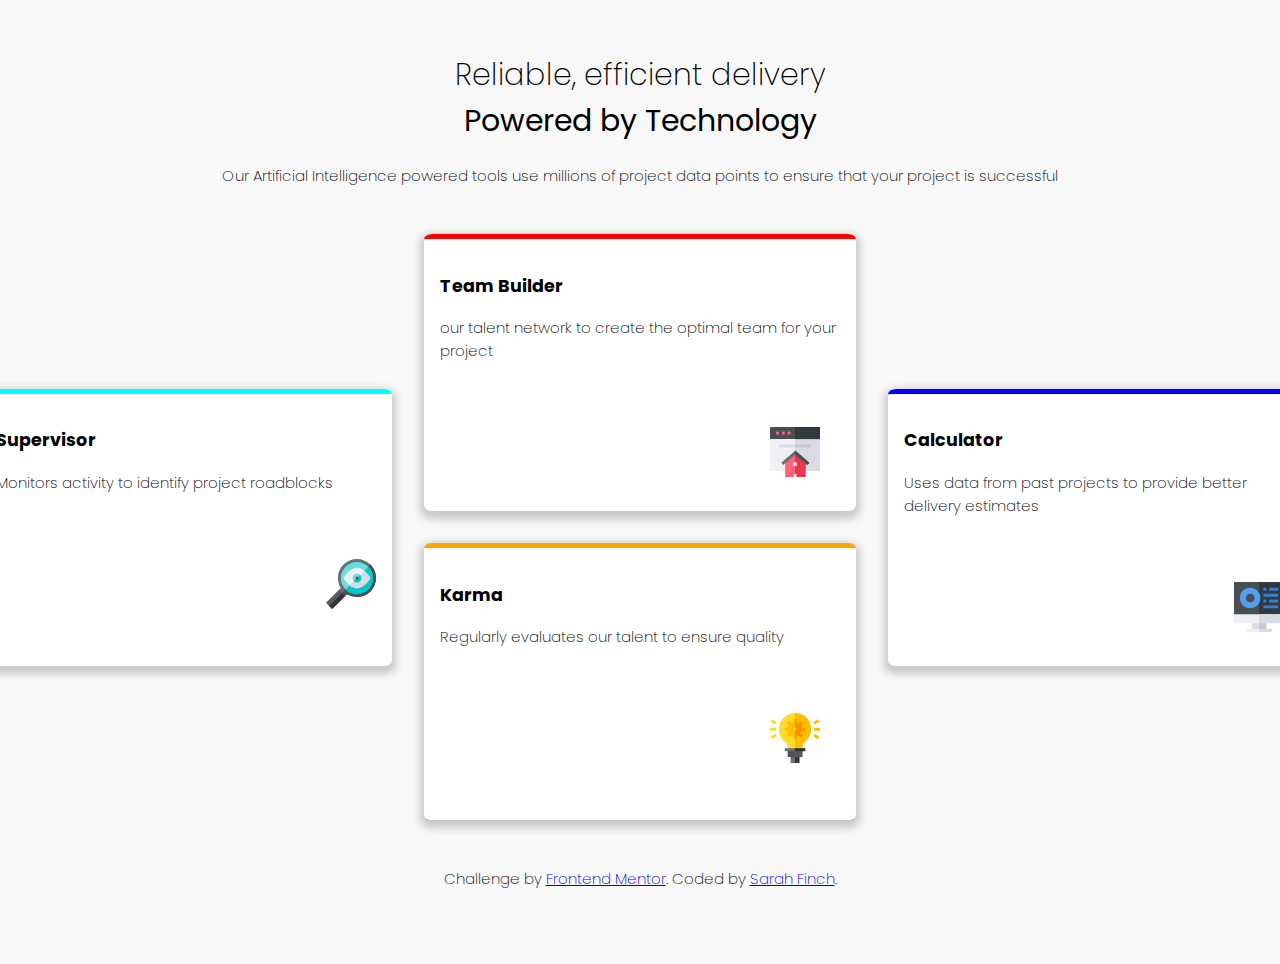
<file: index.html>
<!DOCTYPE html>
<html lang="en">
<head>
  <meta charset="UTF-8">
  <meta name="viewport" content="width=device-width, initial-scale=1.0"> <!-- displays site properly based on user's device -->

  <link rel="icon" type="image/png" sizes="32x32" href="./images/favicon-32x32.png">
  <link href="https://fonts.googleapis.com/css2?family=Poppins:wght@200;400;600&display=swap" rel="stylesheet" />
  <link rel="stylesheet" type="text/css" href="css/styles.css" />
  <title>Frontend Mentor | Four card feature section</title>

</head>
<body>

  <h1 id="title">Reliable, efficient delivery
  <br><strong>Powered by Technology
  </strong></h1>

  <p id="intro-text">Our Artificial Intelligence powered tools use millions of project data points
  to ensure that your project is successful</p>
<div class="card-container">
<div class="card supervisor-card">
  <h3>Supervisor</h3>
  Monitors activity to identify project roadblocks
  <p>
  <img class="img" src="images/icon-supervisor.svg" alt="Supervisor icon" height="50" width="50">
  </p>
</div>
<div class="middle-cards">
<div class="card team-card">
  <h3>Team Builder</h3>
  our talent network to create the optimal team for your project
  <p>
  <img class="img" src="images/icon-team-builder.svg" alt="Team Builder icon" height="50" width="50">
  </p>
</div>


<div class="card karma-card">
  <h3>Karma</h3>
  Regularly evaluates our talent to ensure quality
  <p>
  <img class="img" src="images/icon-karma.svg" alt="Karma icon" height="50" width="50">
  </p>
</div>
</div>
<div class="card calculator-card">
  <h3>Calculator</h3>
  Uses data from past projects to provide better delivery estimates
  <p>
  <img class="img"src="images/icon-calculator.svg" alt="Calculator icon" height="50" width="50">
  </p>
</div>
</div>
  <footer>
    <p class="attribution">
      Challenge by <a href="https://www.frontendmentor.io?ref=challenge" target="_blank">Frontend Mentor</a>.
      Coded by <a href="#">Sarah Finch</a>.
  </p>
  </footer>
</body>
</html>
</file>
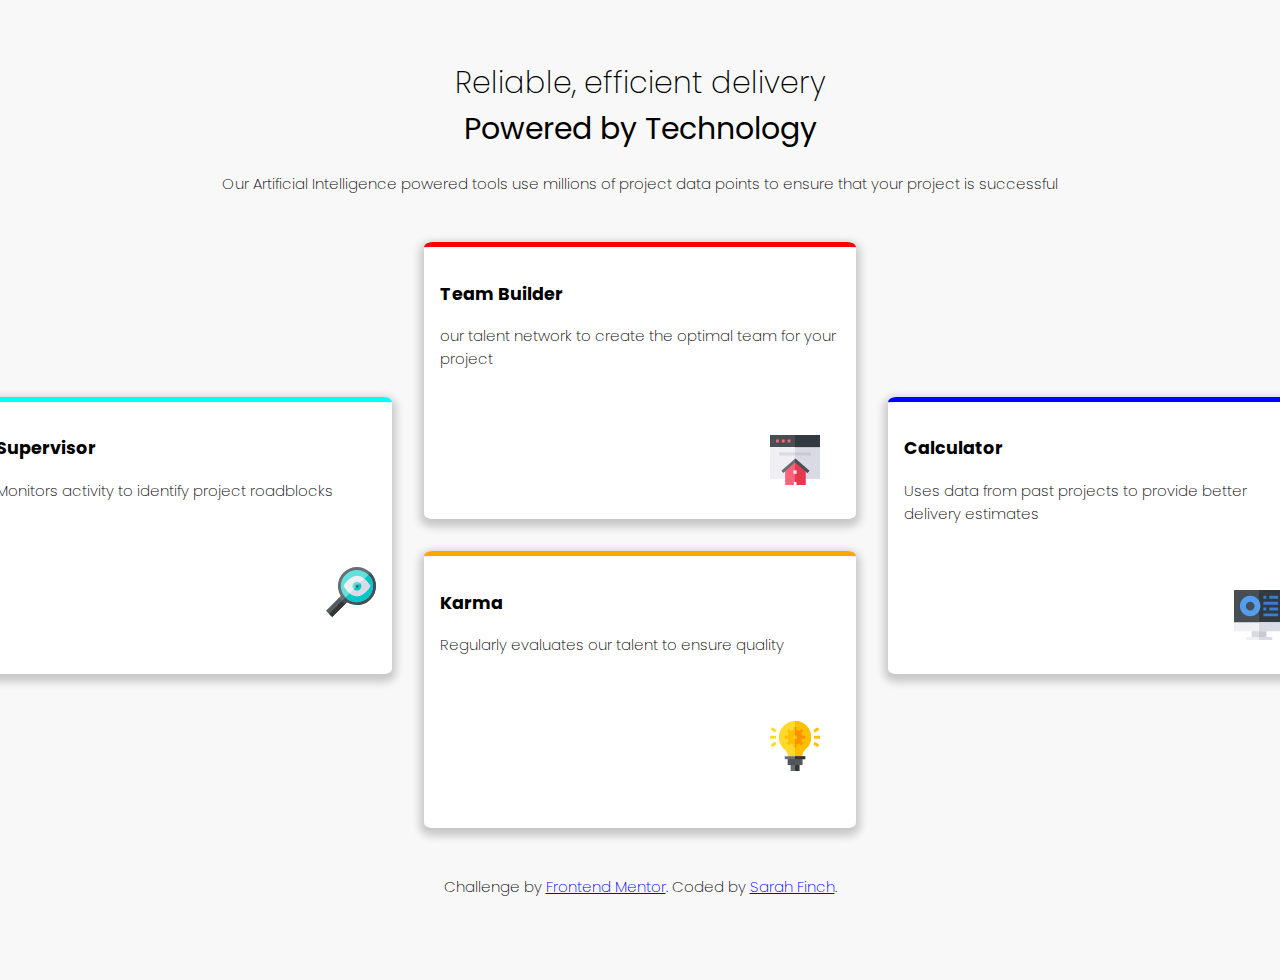
<file: four-card-feature/index.html>
<!DOCTYPE html>
<html lang="en">
<head>
  <meta charset="UTF-8">
  <meta name="viewport" content="width=device-width, initial-scale=1.0"> <!-- displays site properly based on user's device -->

  <link rel="icon" type="image/png" sizes="32x32" href="./images/favicon-32x32.png">
  <link href="https://fonts.googleapis.com/css2?family=Poppins:wght@200;400;600&display=swap" rel="stylesheet" />
  <link rel="stylesheet" type="text/css" href="css/styles.css" />
  <title>Frontend Mentor | Four card feature section</title>

</head>
<body>

  <h1 id="title">Reliable, efficient delivery
  <br><strong>Powered by Technology
  </strong></h1>

  <p id="intro-text">Our Artificial Intelligence powered tools use millions of project data points
  to ensure that your project is successful</p>
<div class="card-container">
<div class="cards supervisor-card">
  <h3>Supervisor</h3>
  Monitors activity to identify project roadblocks
  <p>
  <img class="img" src="images/icon-supervisor.svg" alt="Supervisor icon" height="50" width="50">
  </p>
</div>
<div class="middle-cards">
<div class="cards team-card">
  <h3>Team Builder</h3>
  our talent network to create the optimal team for your project
  <p>
  <img class="img" src="images/icon-team-builder.svg" alt="Team Builder icon" height="50" width="50">
  </p>
</div>


<div class="cards karma-card">
  <h3>Karma</h3>
  Regularly evaluates our talent to ensure quality
  <p>
  <img class="img" src="images/icon-karma.svg" alt="Karma icon" height="50" width="50">
  </p>
</div>
</div>
<div class="cards calculator-card">
  <h3>Calculator</h3>
  Uses data from past projects to provide better delivery estimates
  <p>
  <img class="img"src="images/icon-calculator.svg" alt="Calculator icon" height="50" width="50">
  </p>
</div>
</div>
  <footer>
    <p class="attribution">
      Challenge by <a href="https://www.frontendmentor.io?ref=challenge" target="_blank">Frontend Mentor</a>.
      Coded by <a href="#">Sarah Finch</a>.
  </p>
  </footer>
</body>
</html>
</file>
<file: css/styles.css>
body {
    background-color: #f8f8f8;
    font-family: 'Poppins', sans-serif;
    font-size: 15px;
    font-weight: 200;
    min-height: 100vh;
    padding: 2rem;
    margin: 0;
  }

  #title {
    font-size: 30px;
    font-weight: 200;
    text-align: center;
  }

  #intro-text {
    font-size: 15px;
    font-weight: 200;
    display: flex;
    justify-content: center;
  }

  @media (max-width: 800px) {
    #intro-text {
      display: flex;
      flex-wrap: wrap;
      font-size: 18px;
      text-align: center;
    }
  }

  @media (max-width: 1200px) {
    #intro-text {
      font-size: 20px;
    }
  }

  .card-container {
    display: flex;
    align-items: center;
    justify-content: center;
}

@media (max-width: 600px) {
    .card-container {
      display: flex;
      flex-direction: column;
      align-items: center;
      justify-content: center;
    }
}

@media (max-width: 800px) {
    .card-container {
      display: flex;
      flex-direction: column;
      align-items: center;
      justify-content: center;
    }
}

@media (max-width: 1200px) {
  .card-container {
    display: flex;
    flex-direction: column;
    align-items: center;
    justify-content: center;
  }
}

.card {
  border-radius: 2%;
  transition: 0.3s;
  box-shadow: 0 4px 8px 4px rgba(0,0,0,0.2);
  background-color: white;
  width: 25rem;
  height: 15rem;
  padding: 1rem;
}

@media (max-width: 600px) {
  .card {
    width: 18rem;
  }
}

@media (max-width: 300px) {
    .card {
      width: 10rem;
    }
}

  .middle-cards {
    margin: 2rem;
  }

  .supervisor-card {
    border-top: 5px solid cyan;
  }

  .team-card {
    border-top: 5px solid red;
  }

  .karma-card {
    border-top: 5px solid orange;
    margin-top: 2rem;
  }

  .calculator-card {
    border-top: 5px solid blue;
  }

  .img {
    padding: 50px 0 0 330px;
  }

  @media (max-width: 600px) {
    .img {
      padding-top: 25px;
      padding-left: 230px;
    }
  }

  @media (max-width: 300px) {
      .img {
        padding-left: 100px;
      }
  }

footer {
  text-align: center;
}
</file>
<file: four-card-feature/css/styles.css>
body {
    background-color: #f8f8f8;
    font-family: 'Poppins', sans-serif;
    font-size: 15px;
    font-weight: 200;
    min-height: 100vh;
    padding: 2rem;
  }

  #title {
    font-size: 30px;
    font-weight: 200;
    text-align: center;
  }

  #intro-text {
    font-size: 15px;
    font-weight: 200;
    display: flex;
    justify-content: center;
  }

  .card-container {
    display: flex;
    align-items: center;
    justify-content: center;
}

.cards {
  border-radius: 2%;
  box-shadow: 0 4px 8px 4px rgba(0,0,0,0.2);
  transition: 0.3s;
  background-color: white;
  width: 25rem;
  height: 15rem;
  padding: 1rem;
}

  .middle-cards {
    margin: 2rem
  }

  .supervisor-card {
    border-top: 5px solid cyan;
  }

  .team-card {
    border-top: 5px solid red;
  }

  .karma-card {
    border-top: 5px solid orange;
    margin-top: 2rem;
  }

  .calculator-card {
    border-top: 5px solid blue;
  }

  .img {
    padding: 50px 0 0 330px;
  }

footer {
  text-align: center;
}
</file>
